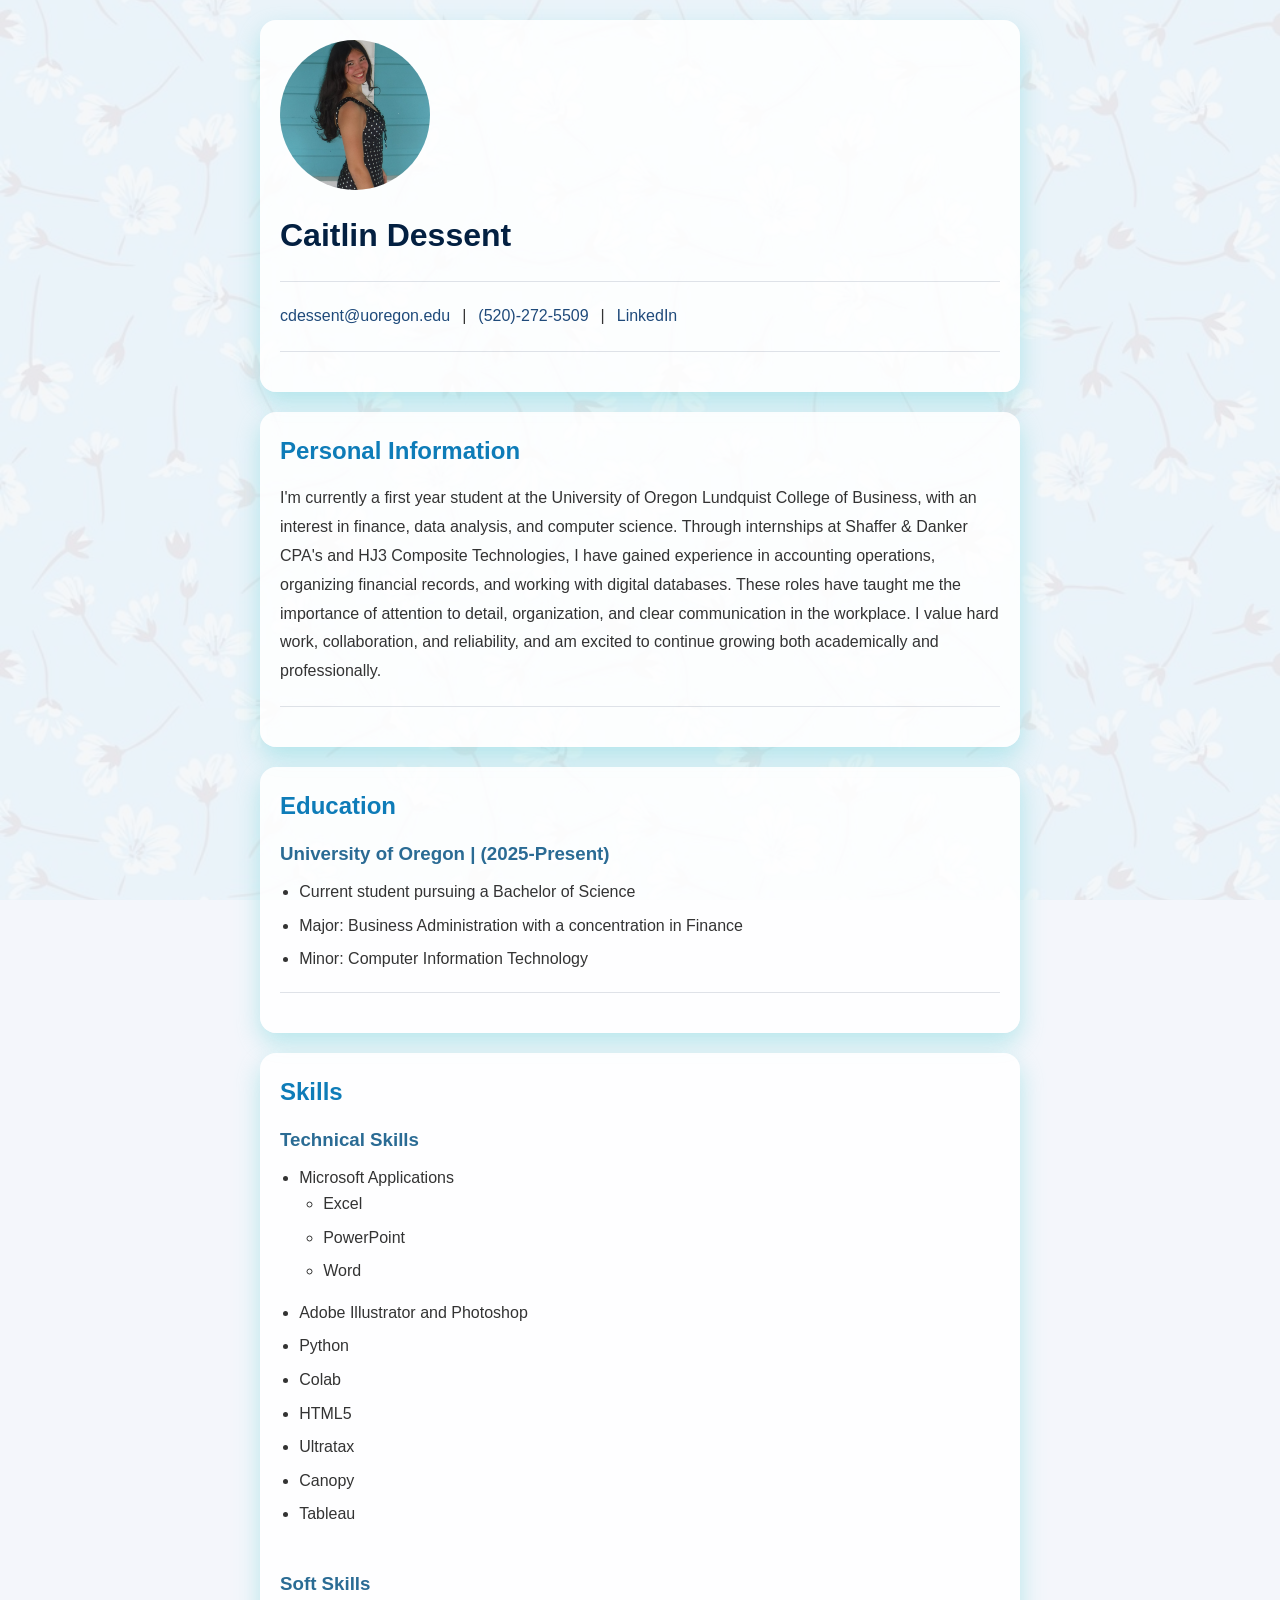
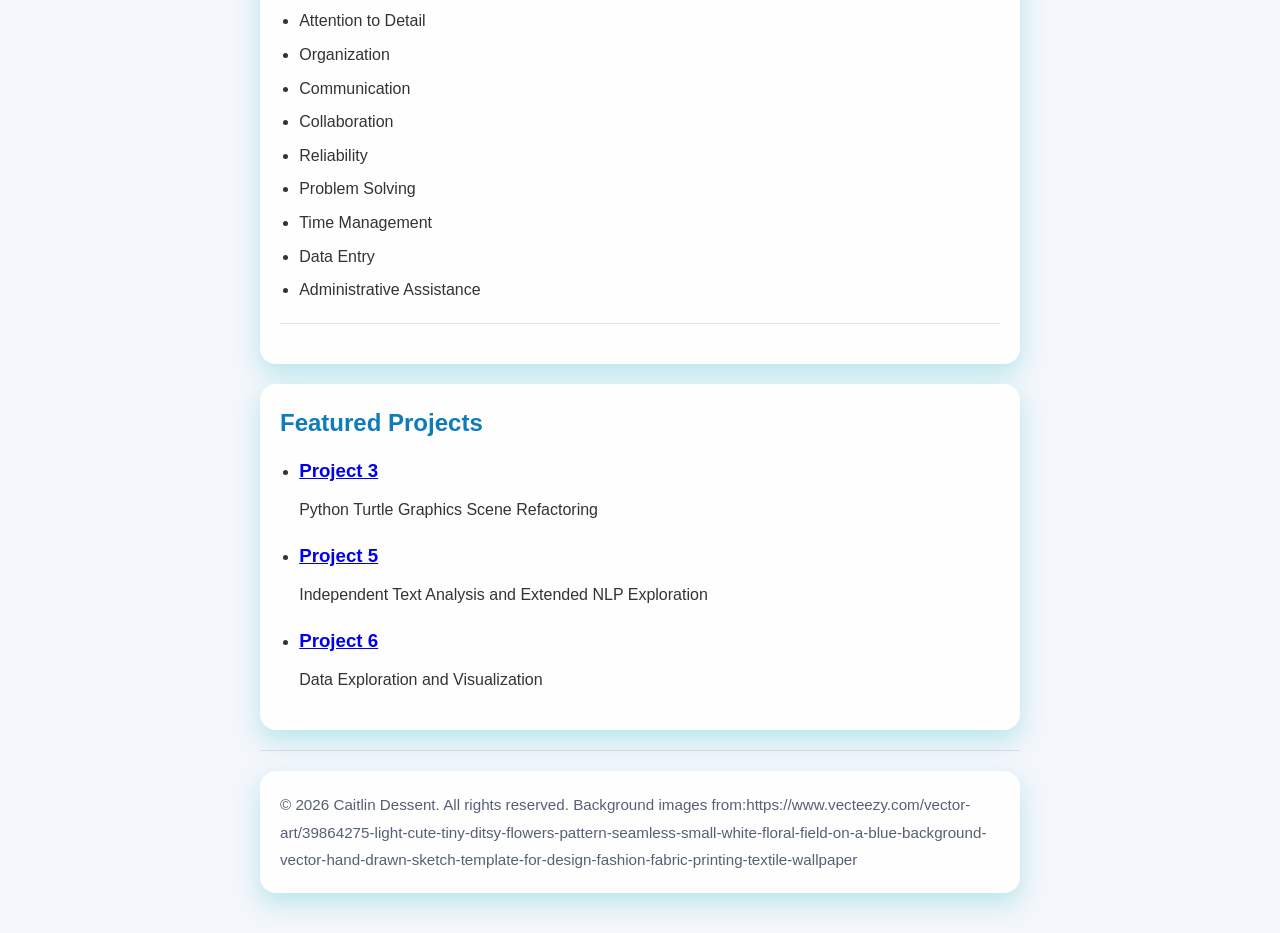
<file: index.html>
<!DOCTYPE html>
<html lang="en">
    <head>
        <meta charset="UTF-8">
        <meta name="viewport" content="width=device-width, initial-scale=1.0">
        <title>Caitlin Dessent Resume</title>
        <link rel="stylesheet" href="styles.css">
        <script src="chrome-extension://liecbddmkiiihnedobmlmillhodjkdmb/js/recordConsoleEvents.js"></script>
    </head>
    <body>
        <header>
            <img src="profilepic.jpg" alt="Caitlin Dessent profile picture" class="profile-pic">
            <h1>Caitlin Dessent</h1>
            <hr>
            <p>
                <a href="mailto:cdessent@uoregon.edu">cdessent@uoregon.edu</a>
                | <a href="tel:5202725509">(520)-272-5509</a>
                | <a href="https://www.linkedin.com/in/caitlinrdessent" target="_blank">LinkedIn</a>
            </p>
            <hr>
        </header>

        <section>
            <h2>Personal Information</h2>
            <p>I'm currently a first year student at the University of Oregon Lundquist College of Business, with an interest in finance, data analysis, and computer science. Through internships at Shaffer & Danker CPA's and HJ3 Composite Technologies, I have gained experience in accounting operations, organizing financial records, and working with digital databases. These roles have taught me the importance of attention to detail, organization, and clear communication in the workplace. I value hard work, collaboration, and reliability, and am excited to continue growing both academically and professionally.</p>
            <hr>
        </section>

        <section>
            <h2>Education</h2>
            <h3>University of Oregon  |  (2025-Present)</h3>
            <ul>
                <li>Current student pursuing a Bachelor of Science</li>
                <li>Major: Business Administration with a concentration in Finance</li>
                <li>Minor: Computer Information Technology</li>
            </ul>
            <hr>
        </section>

        <section>
            <h2>Skills</h2>
            <h3>Technical Skills</h3>
            <ul>
                <li>Microsoft Applications
                    <ul>
                        <li>Excel</li>
                        <li>PowerPoint</li>
                        <li>Word</li>
                    </ul>
                </li>
                <li>Adobe Illustrator and Photoshop</li>
                <li>Python</li>
                <li>Colab</li>
                <li>HTML5</li>
                <li>Ultratax</li>
                <li>Canopy</li>
                <li>Tableau</li>
            </ul>
            <br>
            <h3>Soft Skills</h3>
            <ul>
                <li>Attention to Detail</li>
                <li>Organization</li>
                <li>Communication</li>
                <li>Collaboration</li>
                <li>Reliability</li>
                <li>Problem Solving</li>
                <li>Time Management</li>
                <li>Data Entry</li>
                <li>Administrative Assistance</li>
            </ul>
            <hr>
        </section>

        <section>
            <h2>Featured Projects</h2>
            <ul>
                <li>
                    <h3>
                        <a href="project3.html">Project 3</a>
                    </h3>
                    <p>Python Turtle Graphics Scene Refactoring</p>
                </li>
                <li>
                    <h3>
                        <a href="https://colab.research.google.com/drive/1QtimdZbe4OLRR4QmlZh_ruVzvk-9KHT4">Project 5</a>
                    </h3>
                    <p>Independent Text Analysis and Extended NLP Exploration</p>
                </li>
                <li>
                    <h3>
                        <a href="https://colab.research.google.com/drive/1avxNNRka3ncJy0Wj7K8CL5HQ0-czxvyp">Project 6</a>
                    </h3>
                    <p>Data Exploration and Visualization</p>
                </li>
            </ul>
        </section>

        <hr>

        <footer>
            <p>&copy; 2026 Caitlin Dessent. All rights reserved. Background images from:https://www.vecteezy.com/vector-art/39864275-light-cute-tiny-ditsy-flowers-pattern-seamless-small-white-floral-field-on-a-blue-background-vector-hand-drawn-sketch-template-for-design-fashion-fabric-printing-textile-wallpaper</p>
        </footer>
    </body>
</html>
</file>
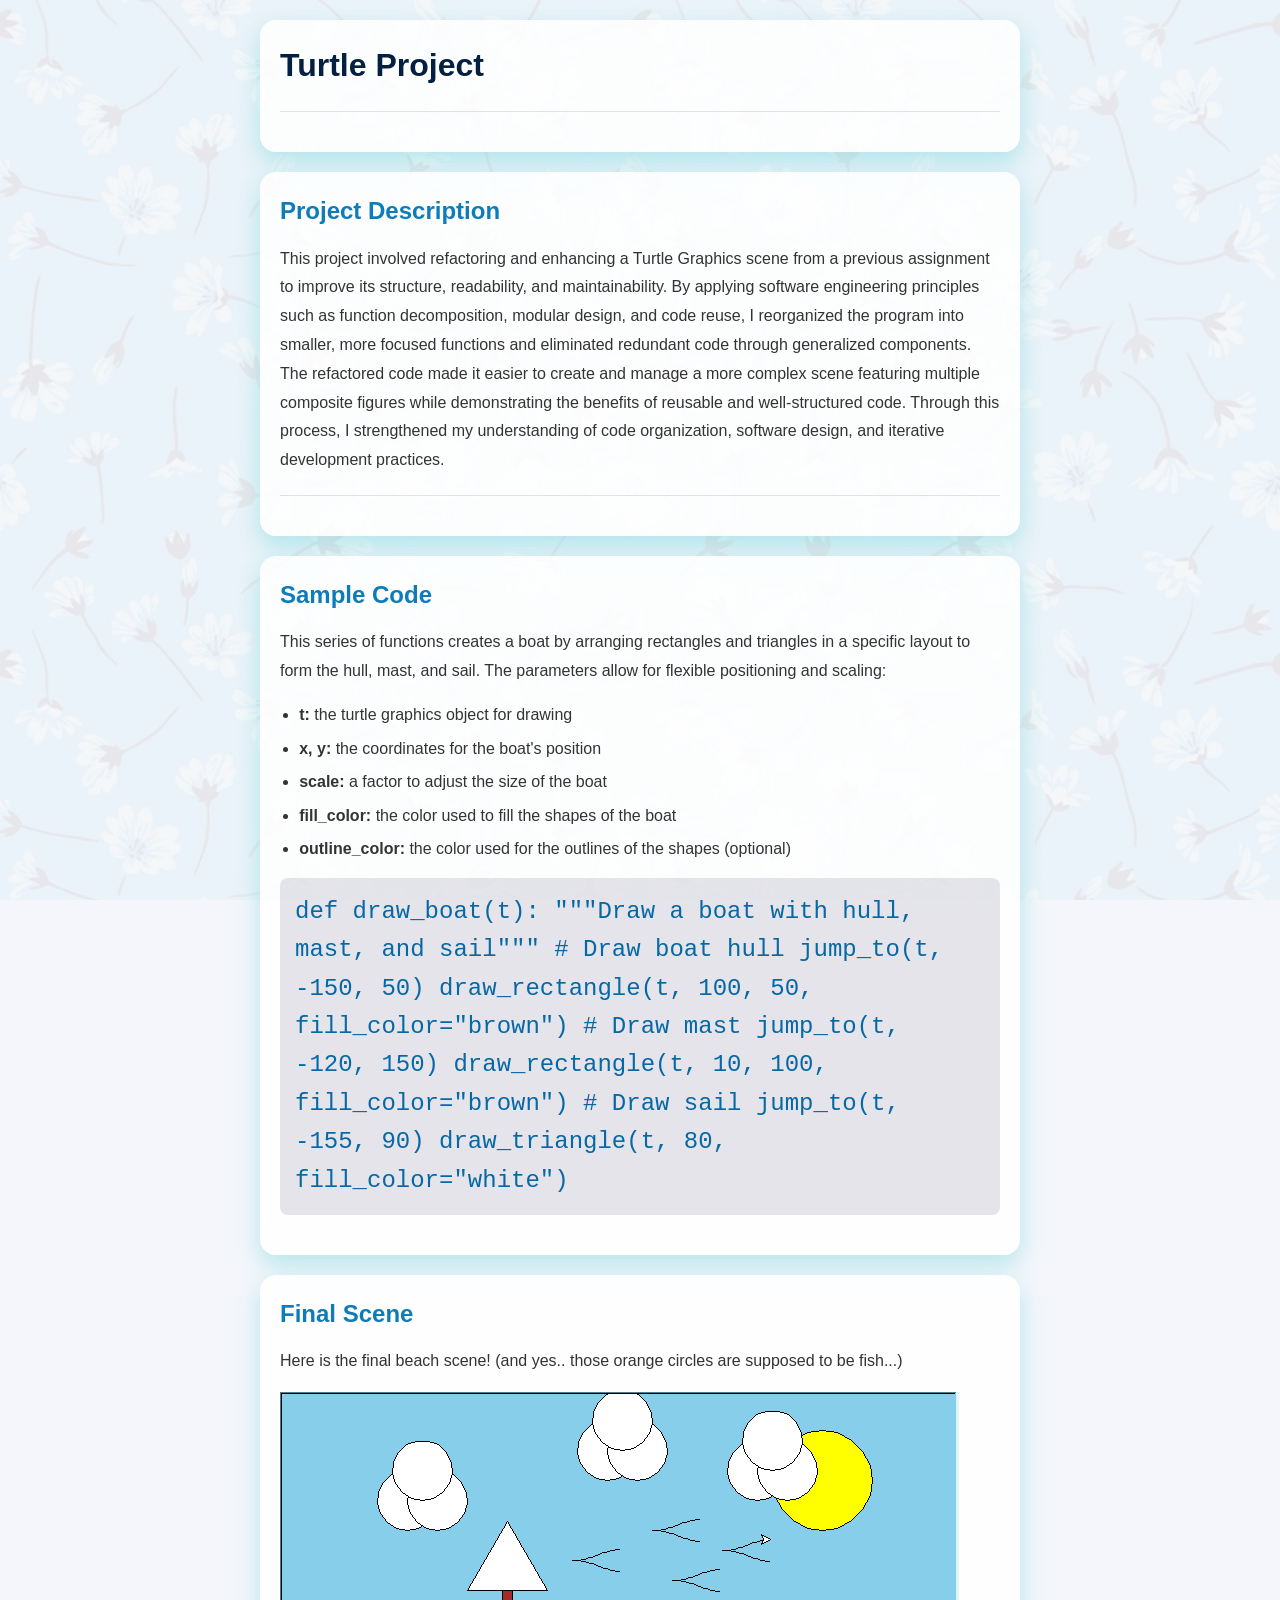
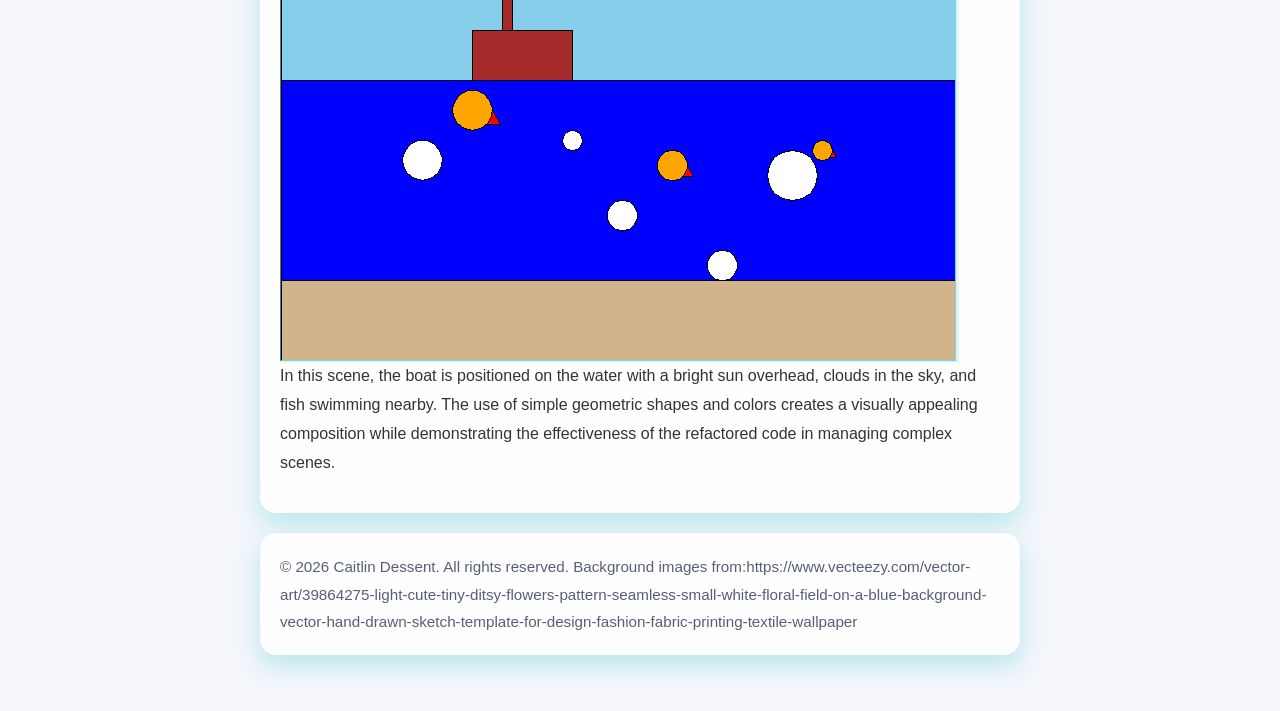
<file: project3.html>
<!DOCTYPE html>
<html lang="en">
    <head>
        <meta charset="UTF-8">
        <meta name="viewport" content="width=device-width, initial-scale=1.0">
        <title>Project 3</title>
        <link rel="stylesheet" href="styles.css">
        <script src="chrome-extension://liecbddmkiiihnedobmlmillhodjkdmb/js/recordConsoleEvents.js"></script>
    </head>
    
    <body>
        <header>
            <h1>Turtle Project</h1>
            <hr>
        </header>

        <section>
            <h2>Project Description</h2>
            <p>This project involved refactoring and enhancing a Turtle Graphics scene from a previous 
                assignment to improve its structure, readability, and maintainability. By applying software
                 engineering principles such as function decomposition, modular design, and code reuse, 
                 I reorganized the program into smaller, more focused functions and eliminated redundant code 
                 through generalized components. The refactored code made it easier to create and manage a more 
                 complex scene featuring multiple composite figures while demonstrating the benefits of reusable 
                 and well-structured code. Through this process, I strengthened my understanding of code organization, 
                 software design, and iterative development practices.</p>
            <hr>
        </section>

        <section>
            <h2>Sample Code</h2>
            <p>This series of functions creates a boat by arranging rectangles and triangles in a specific layout
                to form the hull, mast, and sail. The parameters allow for flexible positioning and scaling:</p>
                <ul>
                    <li><strong>t:</strong> the turtle graphics object for drawing</li>
                    <li><strong>x, y:</strong> the coordinates for the boat's position</li>
                    <li><strong>scale:</strong> a factor to adjust the size of the boat</li>
                    <li><strong>fill_color:</strong> the color used to fill the shapes of the boat</li>
                    <li><strong>outline_color:</strong> the color used for the outlines of the shapes (optional)</li>
                </ul>
                <div class="code-block">
                    <code>
                        def draw_boat(t):
                        """Draw a boat with hull, mast, and sail"""
                        # Draw boat hull
                        jump_to(t, -150, 50)
                        draw_rectangle(t, 100, 50, fill_color="brown")
                    
                        # Draw mast
                        jump_to(t, -120, 150)
                        draw_rectangle(t, 10, 100, fill_color="brown")
                            
                        # Draw sail
                        jump_to(t, -155, 90)
                        draw_triangle(t, 80, fill_color="white")
                    </code>
                </div>
        </section>

        <section>
            <h2>Final Scene</h2>
            <p>Here is the final beach scene! (and yes.. those orange circles are supposed to be fish...)</p>
            <img src="project3finalimage.png" alt="Final beach scene with boat, sun, and fish">
            <p>In this scene, the boat is positioned on the water with a bright sun overhead, clouds in the sky, and fish swimming nearby. 
                The use of simple geometric shapes and colors creates a visually appealing composition while demonstrating the effectiveness 
                of the refactored code in managing complex scenes.</p>
        </section>

        <footer>
            <p>&copy; 2026 Caitlin Dessent. All rights reserved. Background images from:https://www.vecteezy.com/vector-art/39864275-light-cute-tiny-ditsy-flowers-pattern-seamless-small-white-floral-field-on-a-blue-background-vector-hand-drawn-sketch-template-for-design-fashion-fabric-printing-textile-wallpaper</p>
        </footer>
</file>
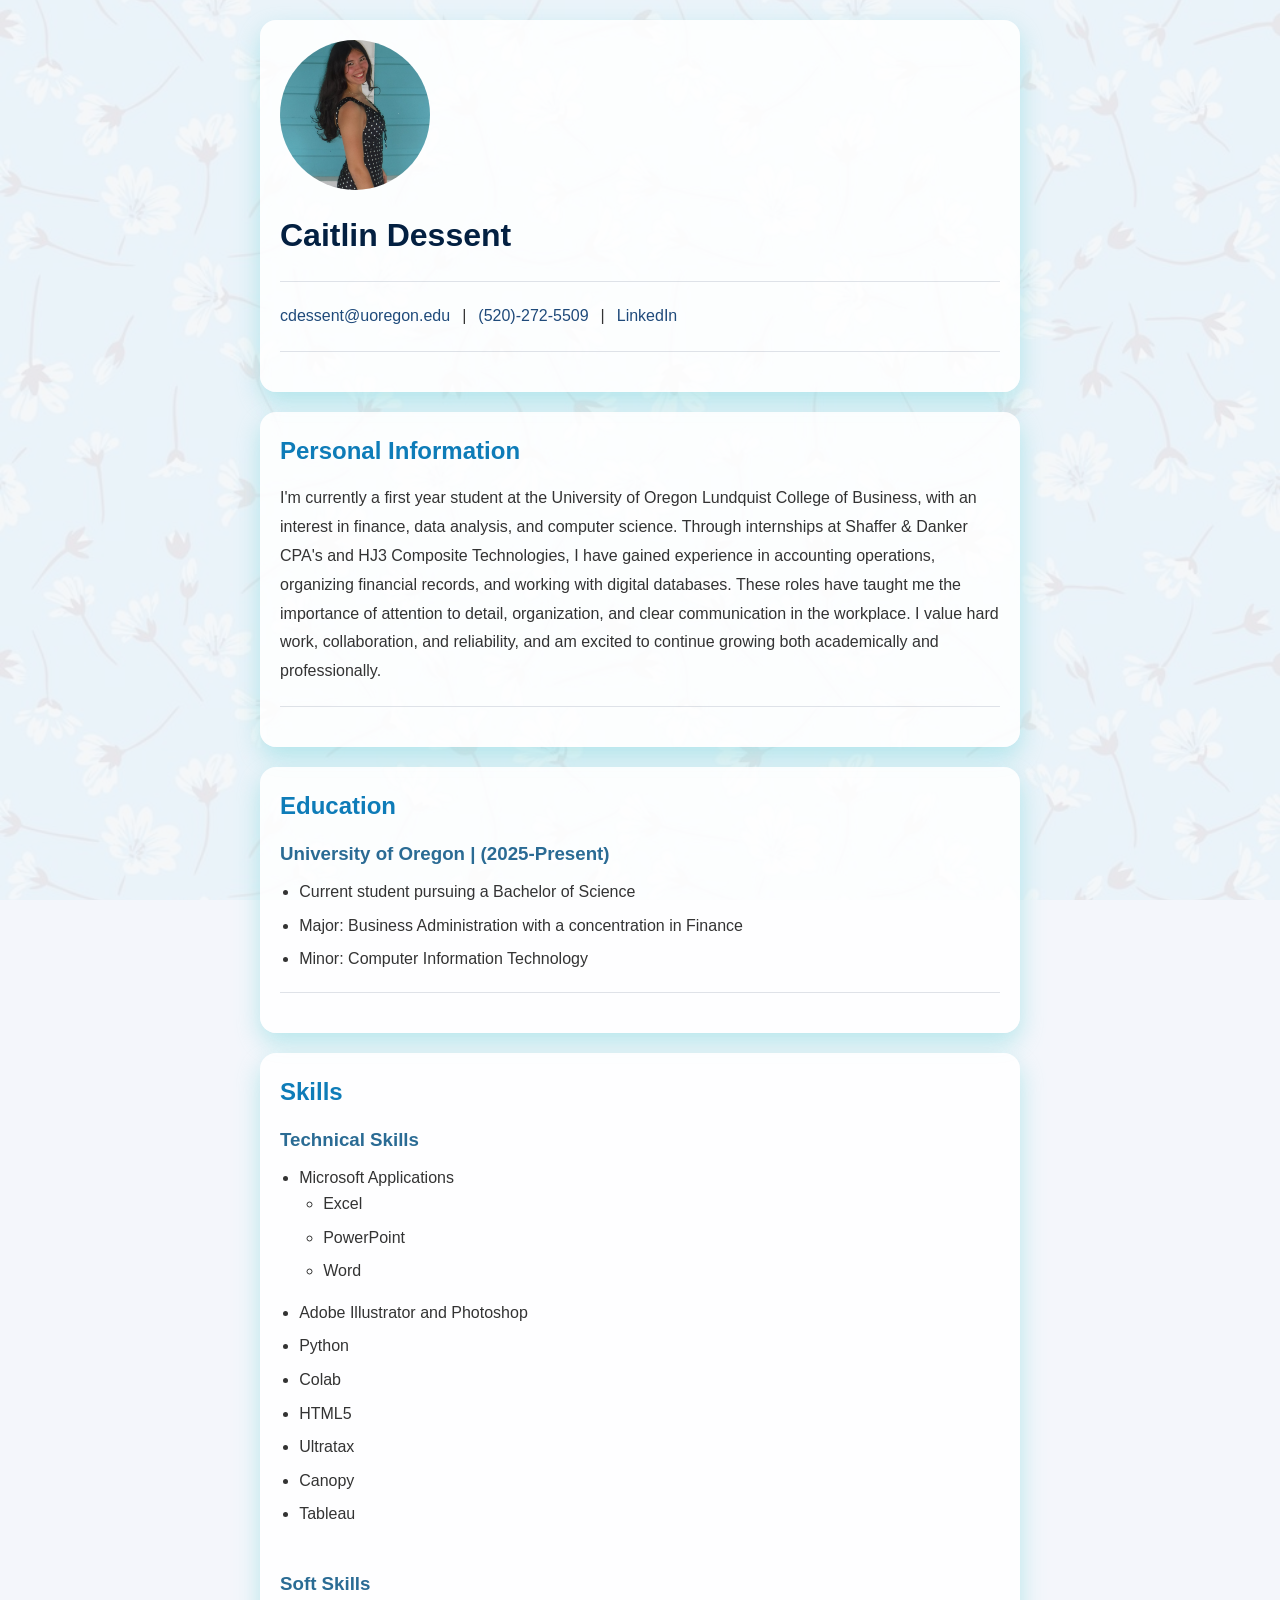
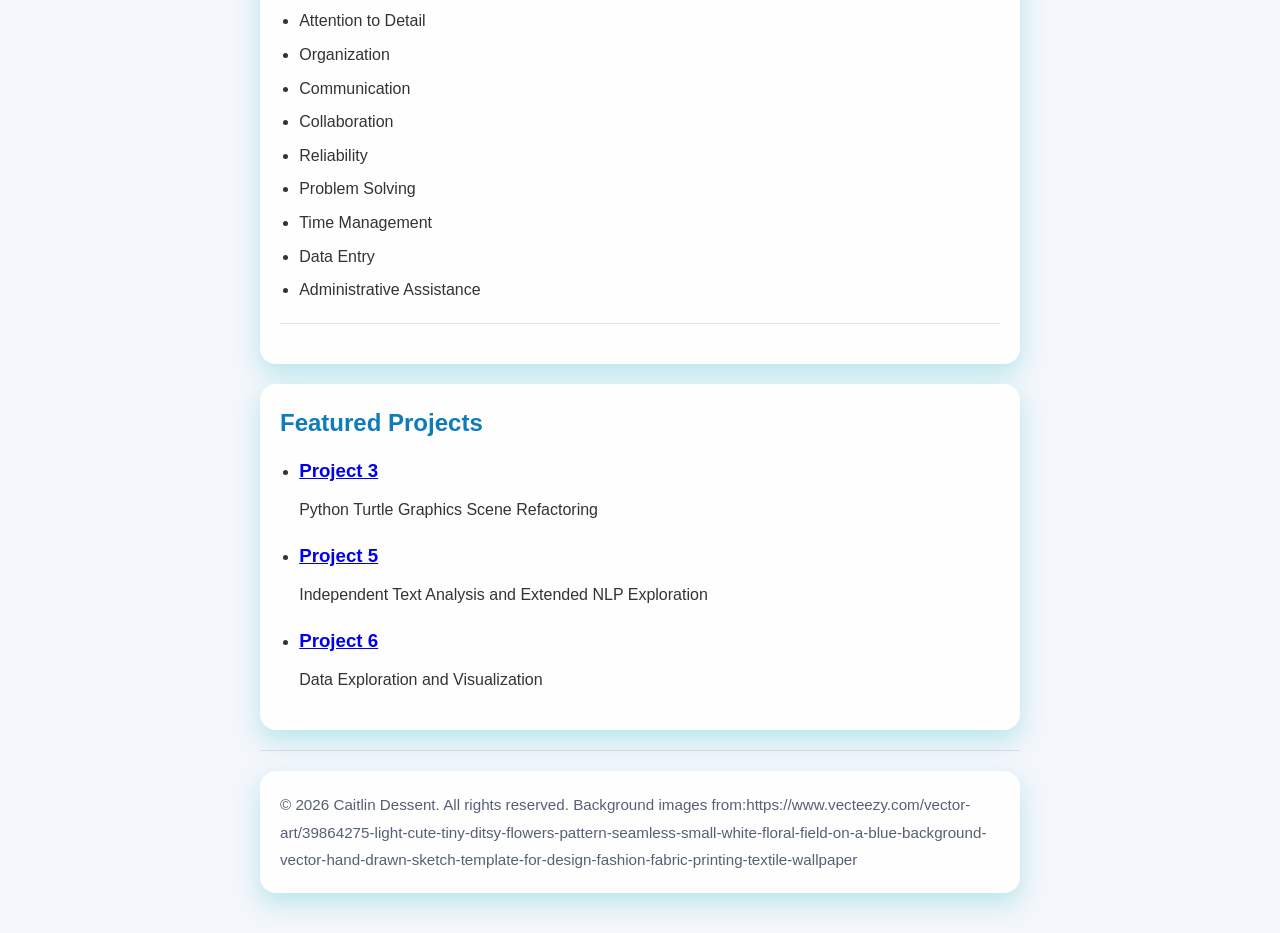
<file: project8.html>
<!DOCTYPE html>
<html lang="en">
    <head>
        <meta charset="UTF-8">
        <meta name="viewport" content="width=device-width, initial-scale=1.0">
        <title>Caitlin Dessent Resume</title>
        <link rel="stylesheet" href="styles.css">
        <script src="chrome-extension://liecbddmkiiihnedobmlmillhodjkdmb/js/recordConsoleEvents.js"></script>
    </head>
    <body>
        <header>
            <img src="profilepic.jpg" alt="Caitlin Dessent profile picture" class="profile-pic">
            <h1>Caitlin Dessent</h1>
            <hr>
            <p>
                <a href="mailto:cdessent@uoregon.edu">cdessent@uoregon.edu</a>
                | <a href="tel:5202725509">(520)-272-5509</a>
                | <a href="https://www.linkedin.com/in/caitlinrdessent" target="_blank">LinkedIn</a>
            </p>
            <hr>
        </header>

        <section>
            <h2>Personal Information</h2>
            <p>I'm currently a first year student at the University of Oregon Lundquist College of Business, with an interest in finance, data analysis, and computer science. Through internships at Shaffer & Danker CPA's and HJ3 Composite Technologies, I have gained experience in accounting operations, organizing financial records, and working with digital databases. These roles have taught me the importance of attention to detail, organization, and clear communication in the workplace. I value hard work, collaboration, and reliability, and am excited to continue growing both academically and professionally.</p>
            <hr>
        </section>

        <section>
            <h2>Education</h2>
            <h3>University of Oregon  |  (2025-Present)</h3>
            <ul>
                <li>Current student pursuing a Bachelor of Science</li>
                <li>Major: Business Administration with a concentration in Finance</li>
                <li>Minor: Computer Information Technology</li>
            </ul>
            <hr>
        </section>

        <section>
            <h2>Skills</h2>
            <h3>Technical Skills</h3>
            <ul>
                <li>Microsoft Applications
                    <ul>
                        <li>Excel</li>
                        <li>PowerPoint</li>
                        <li>Word</li>
                    </ul>
                </li>
                <li>Adobe Illustrator and Photoshop</li>
                <li>Python</li>
                <li>Colab</li>
                <li>HTML5</li>
                <li>Ultratax</li>
                <li>Canopy</li>
                <li>Tableau</li>
            </ul>
            <br>
            <h3>Soft Skills</h3>
            <ul>
                <li>Attention to Detail</li>
                <li>Organization</li>
                <li>Communication</li>
                <li>Collaboration</li>
                <li>Reliability</li>
                <li>Problem Solving</li>
                <li>Time Management</li>
                <li>Data Entry</li>
                <li>Administrative Assistance</li>
            </ul>
            <hr>
        </section>

        <section>
            <h2>Featured Projects</h2>
            <ul>
                <li>
                    <h3>
                        <a href="project3.html">Project 3</a>
                    </h3>
                    <p>Python Turtle Graphics Scene Refactoring</p>
                </li>
                <li>
                    <h3>
                        <a href="https://colab.research.google.com/drive/1QtimdZbe4OLRR4QmlZh_ruVzvk-9KHT4">Project 5</a>
                    </h3>
                    <p>Independent Text Analysis and Extended NLP Exploration</p>
                </li>
                <li>
                    <h3>
                        <a href="https://colab.research.google.com/drive/1avxNNRka3ncJy0Wj7K8CL5HQ0-czxvyp">Project 6</a>
                    </h3>
                    <p>Data Exploration and Visualization</p>
                </li>
            </ul>
        </section>

        <hr>

        <footer>
            <p>&copy; 2026 Caitlin Dessent. All rights reserved. Background images from:https://www.vecteezy.com/vector-art/39864275-light-cute-tiny-ditsy-flowers-pattern-seamless-small-white-floral-field-on-a-blue-background-vector-hand-drawn-sketch-template-for-design-fashion-fabric-printing-textile-wallpaper</p>
        </footer>
    </body>
</html>
</file>
<file: styles.css>
/* Caitlin Dessent */
/* please make sure you change the name of this file to styles.css */

/* Global Styles */
* {
    margin: 0;
    padding: 0;
    box-sizing: border-box;
}

body {
    font-family: 'Segoe UI', Tahoma, Geneva, Verdana, sans-serif;
    line-height: 1.6;
    color: #333;
    max-width: 800px;
    margin: 0 auto;
    padding: 20px;
    position: relative;
    background-color: #f4f6fb;
}

header,
section,
footer {
    background: rgba(255, 255, 255, 0.85);
    padding: 20px;
    border-radius: 16px;
    box-shadow: 0 10px 25px rgba(94, 210, 214, 0.411);
    margin-bottom: 20px;
}

h1 {
    color: #032041;
    margin-bottom: 12px;
}

h2 {
    color: #0e7cb8;
    margin-bottom: 14px;
}

h3 {
    color: #2a6b94;
    margin-bottom: 10px;
}

p {
    color: #333;
    line-height: 1.8;
    margin-bottom: 16px;
}

ul {
    list-style-type: disc;
    margin-left: 1.2rem;
    margin-bottom: 16px;
}

ul li {
    margin-bottom: 8px;
}

ul ul {
    list-style-type: circle;
    margin-left: 1.5rem;
}

ul ul ul {
    list-style-type: square;
    margin-left: 1.8rem;
}

hr {
    border: none;
    border-top: 1px solid rgba(100, 116, 139, 0.2);
    margin: 20px 0;
}

header p {
    display: flex;
    flex-wrap: wrap;
    gap: 12px;
    align-items: center;
    margin-bottom: 0;
}

header p a {
    color: #1f4a7a;
    text-decoration: none;
}

header p a:hover {
    text-decoration: underline;
}

footer p {
    font-size: 0.95rem;
    color: #566074;
    margin: 0;
}

/* Background Image with Transparency */
/* need position: fixed; and top: 0; left: 0; */
body:before {
    content: "";
    position: fixed;
    top: 0;
    left: 0;
    width: 100%;
    height: 100%;
    background-image: url('background.jpg');
    background-size: cover;
    background-position: center;
    opacity: 0.1;
    z-index: -1;
}

.profile-pic {
    width: 150px;
    height: 150px;
    border-radius: 50%;
    object-fit: cover;
    margin-bottom: 20px;
}

img {
    max-width: 100%;
    height: auto;
    display: block;
}

.project3finalimage {
    border-radius: 12px;
    margin-top: 20px;
}

.code-block {
    background: rgba(18, 1, 49, 0.1);
    padding: 15px;
    border-radius: 8px;
    font-family: 'Courier New', Courier, monospace;
    font-size: 1.5rem;
    color: #0668a5;
    overflow-x: auto;
    margin-bottom: 20px;
}
</file>
